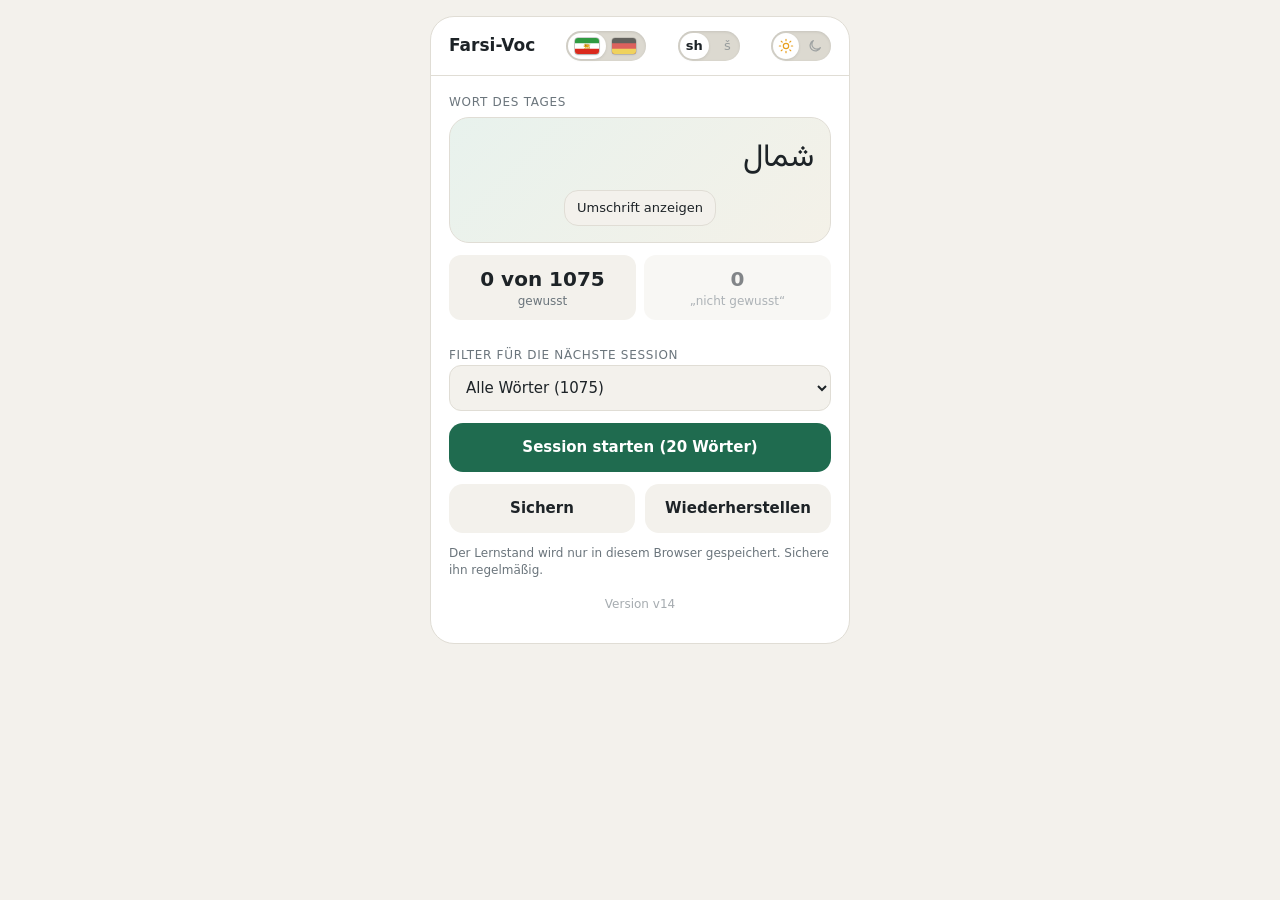
<file: index.html>
<!DOCTYPE html>
<html lang="de">
<head>
<meta charset="utf-8">
<meta name="viewport" content="width=device-width,initial-scale=1,viewport-fit=cover">
<meta name="apple-mobile-web-app-capable" content="yes">
<meta name="apple-mobile-web-app-title" content="Farsi-Voc">
<meta name="theme-color" content="#1f6b4f">
<link rel="manifest" href="manifest.json">
<link rel="apple-touch-icon" href="apple-touch-icon.png">
<link rel="stylesheet" href="style.css">
<link rel="stylesheet" href="https://fonts.googleapis.com/css2?family=Vazirmatn:wght@400;600&display=swap">
<title>Farsi-Voc</title>
<script>
(function(){var t=null;try{t=localStorage.getItem('farsi-voc-theme')}catch(e){}
if(t!=='dark'&&t!=='light'){t=(window.matchMedia&&matchMedia('(prefers-color-scheme: dark)').matches)?'dark':'light'}
document.documentElement.dataset.theme=t;})();
</script>
</head>
<body>
<div class="phone" id="app">

  <header class="top">
    <h1>Farsi-Voc</h1>
    <button class="tog tog-lang" id="lang" type="button" role="switch" aria-checked="false" aria-label="Sprache der Vorderseite: Farsi oder Deutsch" data-state="0">
      <span class="tbg l"><img class="flag" src="flag-iran.svg" alt="" draggable="false"></span><span class="tbg r"><img class="flag" src="flag-de.svg" alt="" draggable="false"></span>
      <span class="tknob"><span class="k0"><img class="flag" src="flag-iran.svg" alt="Farsi" draggable="false"></span><span class="k1"><img class="flag" src="flag-de.svg" alt="Deutsch" draggable="false"></span></span>
    </button>
    <button class="tog tog-tr" id="tr" type="button" role="switch" aria-checked="false" aria-label="Umschrift: Finglish oder Bā-ham-Buch" data-state="0">
      <span class="tbg l">sh</span><span class="tbg r">š</span>
      <span class="tknob"><span class="k0">sh</span><span class="k1">š</span></span>
    </button>
    <button class="theme" id="theme" type="button" role="switch" aria-checked="false" aria-label="Dark Mode">
      <svg class="ic sun-bg" viewBox="0 0 24 24" aria-hidden="true"><circle cx="12" cy="12" r="4"/><path d="M12 2v2M12 20v2M2 12h2M20 12h2M4.9 4.9l1.4 1.4M17.7 17.7l1.4 1.4M4.9 19.1l1.4-1.4M17.7 6.3l1.4-1.4"/></svg>
      <svg class="ic moon-bg" viewBox="0 0 24 24" aria-hidden="true"><path d="M20 14.5A8 8 0 1 1 9.5 4a6.5 6.5 0 0 0 10.5 10.5z"/></svg>
      <span class="knob">
        <svg class="ic sun" viewBox="0 0 24 24" aria-hidden="true"><circle cx="12" cy="12" r="4"/><path d="M12 2v2M12 20v2M2 12h2M20 12h2M4.9 4.9l1.4 1.4M17.7 17.7l1.4 1.4M4.9 19.1l1.4-1.4M17.7 6.3l1.4-1.4"/></svg>
        <svg class="ic moon" viewBox="0 0 24 24" aria-hidden="true"><path d="M20 14.5A8 8 0 1 1 9.5 4a6.5 6.5 0 0 0 10.5 10.5z"/><path d="M18 3v3M16.5 4.5h3"/></svg>
      </span>
    </button>
  </header>

  <!-- Hinweis: alter Lernstand (nur einmal nach dem Update) -->
  <section class="screen" id="s-notice">
    <div class="label">Neue Vokabelliste</div>
    <p><b>Die Vokabelliste wurde erneuert.</b> Dabei haben sich die Nummern der Wörter geändert. Dein alter Lernstand passt deshalb nicht mehr und wird nicht übernommen.</p>
    <p>Wenn du den alten Stand aufheben möchtest, sichere ihn jetzt als Datei.</p>
    <button class="btn ghost" id="notice-backup">Alten Stand sichern</button>
    <button class="btn main" id="notice-go">Mit neuer Liste beginnen</button>
  </section>

  <!-- Start -->
  <section class="screen on" id="s-home">
    <div class="label">Wort des Tages</div>
    <div class="widget" id="wod-box">
      <div class="fa" id="wod-fa" lang="fa"></div>
      <div id="wod-reveal" class="hidden">
        <div class="fin" id="wod-fin"></div>
        <div class="de" id="wod-de"></div>
        <div class="ex" id="wod-ex"></div>
      </div>
      <button class="btn small" id="wod-btn">Umschrift anzeigen</button>
    </div>

    <div class="stat two">
      <div><b id="cnt-known">0</b>gewusst</div>
      <button class="statbtn" id="pile-box" type="button"><b id="cnt-pile">0</b>„nicht gewusst“<span class="tap">antippen zum Üben</span></button>
    </div>

    <div class="filter" id="filter-wrap">
      <label for="filter" class="label">Filter für die nächste Session</label>
      <select id="filter"><option value="">Alle Wörter</option></select>
    </div>

    <button class="btn main" id="start">Session starten (20 Wörter)</button>

    <div class="row2 small-gap">
      <button class="btn ghost" id="export">Sichern</button>
      <button class="btn ghost" id="import">Wiederherstellen</button>
    </div>
    <input type="file" id="import-file" accept="application/json,.json" class="hidden">
    <p class="note" id="backup-note">Der Lernstand wird nur in diesem Browser gespeichert. Sichere ihn regelmäßig.</p>
    <p class="note ver" id="ver"></p>
  </section>

  <!-- Karte -->
  <section class="screen" id="s-card">
    <div id="strip" class="strip"></div>
    <div class="prog"><div id="bar"></div></div>
    <div class="label" id="pos"></div>
    <div class="live" id="live"></div>
    <div class="big" id="card">
      <div id="front" class="front"></div>
      <button class="btn small hidden" id="fin-btn">Umschrift anzeigen</button>
      <div id="fin" class="fin hidden"></div>
      <div id="back" class="back hidden"></div>
      <div id="back-fin" class="fin hidden"></div>
      <div id="examples" class="examples hidden"></div>
      <div id="synonyms" class="synonyms hidden"></div>
      <div id="hint" class="hint">Antippen für die Lösung</div>
    </div>
    <div id="actions" class="row2 hidden">
      <button class="btn no" id="no">✗ Nicht gewusst</button>
      <button class="btn ok" id="yes">✓ Gewusst</button>
    </div>
    <div class="row2 nav">
      <button class="btn ghost" id="prev">← Zurück</button>
      <button class="btn ghost" id="next">Vor →</button>
    </div>
    <button class="btn ghost" id="abort">Session abbrechen</button>
  </section>

  <!-- Ende -->
  <section class="screen" id="s-end">
    <div class="label">Session beendet</div>
    <div class="stat two">
      <div><b id="res-ok">0</b>gewusst</div>
      <div><b id="res-no">0</b>nicht gewusst</div>
    </div>
    <p class="note">Im Haufen „nicht gewusst“ liegen jetzt insgesamt <b id="res-pile">0</b> Wörter. Du kannst sie jederzeit auf der Startseite über den Kasten „nicht gewusst“ üben. „Gewusst“-Wörter kommen erst nach einigen Sessions wieder.</p>
    <button class="btn main" id="more-all">Nächste Session</button>
    <button class="btn ghost" id="done">Fertig</button>
  </section>

</div>
<script src="app.js"></script>
</body>
</html>
</file>
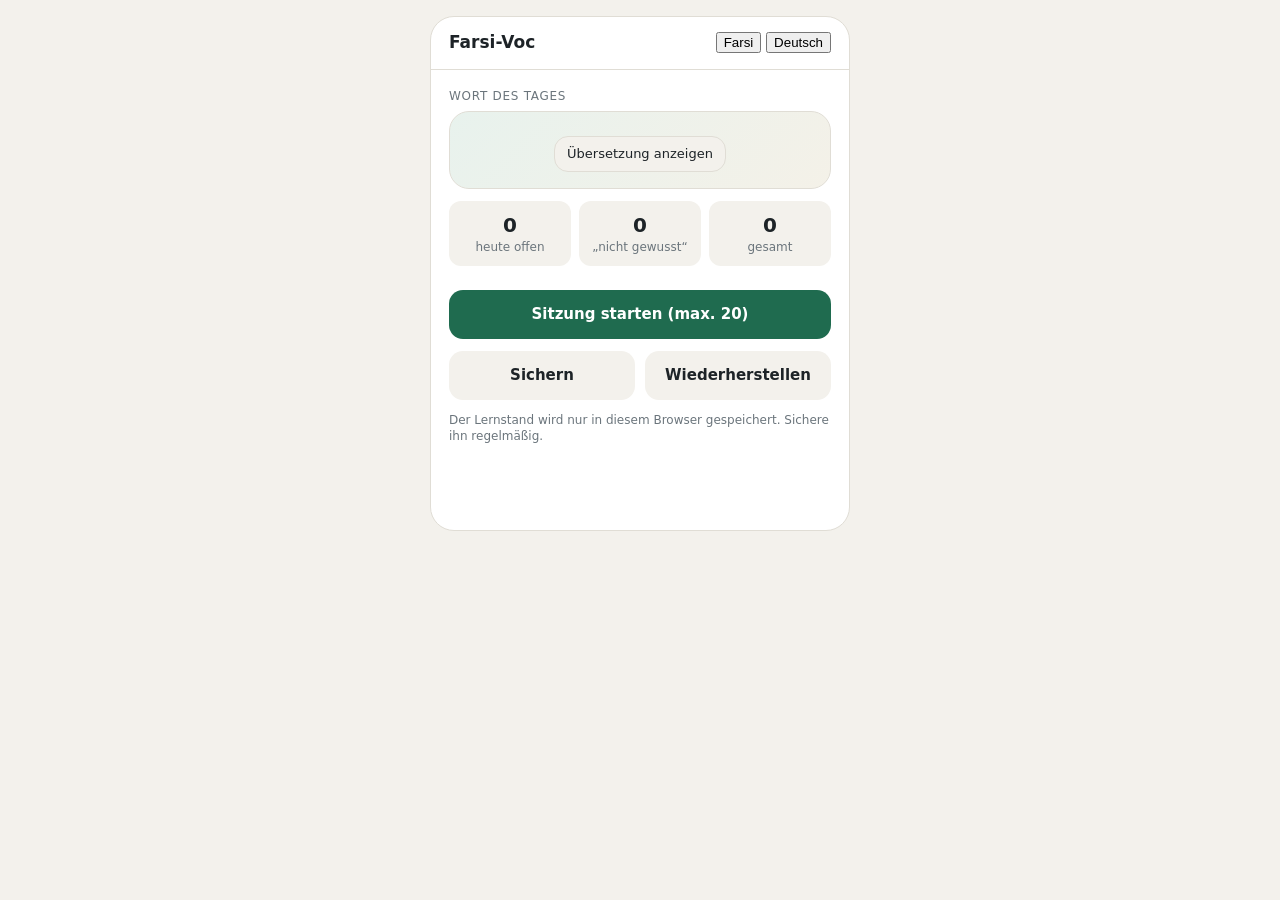
<file: index_1.html>
<!DOCTYPE html>
<html lang="de">
<head>
<meta charset="utf-8">
<meta name="viewport" content="width=device-width,initial-scale=1,viewport-fit=cover">
<meta name="apple-mobile-web-app-capable" content="yes">
<meta name="apple-mobile-web-app-title" content="Farsi-Voc">
<meta name="theme-color" content="#1f6b4f">
<link rel="manifest" href="manifest.json">
<link rel="apple-touch-icon" href="apple-touch-icon.png">
<link rel="stylesheet" href="style.css">
<link rel="stylesheet" href="https://fonts.googleapis.com/css2?family=Vazirmatn:wght@400;600&display=swap">
<title>Farsi-Voc</title>
</head>
<body>
<div class="phone" id="app">

  <header class="top">
    <h1>Farsi-Voc</h1>
    <div class="seg" id="lang">
      <button data-l="fa" class="on">Farsi</button>
      <button data-l="de">Deutsch</button>
    </div>
  </header>

  <!-- Start -->
  <section class="screen on" id="s-home">
    <div class="label">Wort des Tages</div>
    <div class="widget">
      <div class="fa" id="wod-fa" lang="fa"></div>
      <div id="wod-reveal" class="hidden">
        <div class="fin" id="wod-fin"></div>
        <div class="de" id="wod-de"></div>
      </div>
      <button class="btn small" id="wod-btn">Übersetzung anzeigen</button>
    </div>

    <div class="stat">
      <div><b id="cnt-due">0</b>heute offen</div>
      <div><b id="cnt-pile">0</b>„nicht gewusst“</div>
      <div><b id="cnt-total">0</b>gesamt</div>
    </div>

    <button class="btn main" id="start">Sitzung starten (max. 20)</button>

    <div class="row2 small-gap">
      <button class="btn ghost" id="export">Sichern</button>
      <button class="btn ghost" id="import">Wiederherstellen</button>
    </div>
    <input type="file" id="import-file" accept="application/json" class="hidden">
    <p class="note">Der Lernstand wird nur in diesem Browser gespeichert. Sichere ihn regelmäßig.</p>
  </section>

  <!-- Karte -->
  <section class="screen" id="s-card">
    <div class="prog"><div id="bar"></div></div>
    <div class="label" id="pos"></div>
    <div class="big" id="card">
      <div id="front" class="front"></div>
      <button class="btn small hidden" id="fin-btn">Umschrift anzeigen</button>
      <div id="fin" class="fin hidden"></div>
      <div id="back" class="back hidden"></div>
      <div id="back-fin" class="fin hidden"></div>
      <div id="hint" class="hint">Antippen für die Lösung</div>
    </div>
    <div id="actions" class="row2 hidden">
      <button class="btn no" id="no">✗ Nicht gewusst</button>
      <button class="btn ok" id="yes">✓ Gewusst</button>
    </div>
  </section>

  <!-- Ende -->
  <section class="screen" id="s-end">
    <div class="label">Sitzung beendet</div>
    <div class="stat">
      <div><b id="res-ok">0</b>gewusst</div>
      <div><b id="res-no">0</b>nicht gewusst</div>
    </div>
    <p class="note">„Gewusst“-Wörter kommen erst nach einigen Sitzungen wieder. „Nicht gewusst“-Wörter bleiben im Haufen, bis du sie weißt.</p>
    <button class="btn main" id="done">Fertig</button>
    <button class="btn ghost hidden" id="retry">Nicht gewussten Haufen üben</button>
  </section>

</div>
<script src="app.js"></script>
</body>
</html>
</file>
<file: style.css>
:root{--bg:#f3f1ec;--card:#fff;--fg:#1d2327;--mut:#6b757c;--line:#e0ddd5;--ok:#2e7d5b;--no:#b3541e;--acc:#1f6b4f;--w1:#e8f2ed;--w2:#f4f1e8;--okbg:#e1f0e8;--nobg:#f6e6dc;--shadow:rgba(0,0,0,.1);--track:#dcd9d0;--sun:#e8a020}
:root[data-theme=dark]{--bg:#111517;--card:#1b2124;--fg:#e4e8e6;--mut:#92a0a5;--line:#2e393d;--ok:#2a8a65;--no:#b5612b;--acc:#2a8a65;--w1:#1f3a31;--w2:#242b27;--okbg:#1d3a2e;--nobg:#3d2a1e;--shadow:rgba(0,0,0,.5);--track:#0d1011;--sun:#c58a24}
:root[data-theme=dark] .ok-t{color:#5fcf9f}
*{box-sizing:border-box}
html,body{margin:0;background:var(--bg);color:var(--fg);font:15px/1.4 system-ui,-apple-system,sans-serif}
body{padding:env(safe-area-inset-top,0) 12px env(safe-area-inset-bottom,0)}
.phone{max-width:420px;margin:16px auto;background:var(--card);border:1px solid var(--line);border-radius:24px;overflow:hidden}
.hidden{display:none!important}
.top{padding:14px 18px;border-bottom:1px solid var(--line);display:flex;justify-content:space-between;align-items:center;gap:8px}
.top h1{font-size:17px;margin:0}
.screen{display:none;padding:18px;min-height:460px;flex-direction:column}
.screen.on{display:flex}
.label{font-size:12px;color:var(--mut);text-transform:uppercase;letter-spacing:.06em;margin-bottom:6px}
.big{flex:1;display:flex;flex-direction:column;align-items:center;justify-content:center;text-align:center;border:3px solid var(--acc);border-radius:18px;margin:12px 0;padding:20px;min-height:260px;gap:10px;cursor:pointer}
.fa,.front{font-family:Vazirmatn,sans-serif;font-size:42px;direction:rtl;line-height:1.5}
.de,.back{font-size:24px;font-weight:600}
.fin{font-style:italic;color:var(--mut);font-size:15px}
.hint{color:var(--mut);font-size:13px}
.widget{background:linear-gradient(135deg,var(--w1),var(--w2));border-radius:20px;padding:16px;border:1px solid var(--line);display:flex;flex-direction:column;gap:8px}
.widget .fa{font-size:32px;text-align:right}
.btn{border:0;border-radius:14px;padding:14px;font:inherit;font-weight:600;cursor:pointer;color:#fff;width:100%}
.btn.no{background:var(--no)}
.btn.ok{background:var(--ok)}
.btn.main{background:var(--acc);margin-top:12px}
.btn.ghost{background:var(--bg);color:var(--fg);margin-top:8px}
.btn.small{background:var(--bg);color:var(--fg);padding:8px 12px;font-size:13px;width:auto;font-weight:400;border:1px solid var(--line);align-self:center}
.row2{display:grid;grid-template-columns:1fr 1fr;gap:10px}
.small-gap{margin-top:4px}
.prog{height:6px;background:var(--bg);border-radius:4px;overflow:hidden}
.prog div{height:100%;background:var(--acc);width:0;transition:width .2s}
.stat{display:grid;grid-template-columns:repeat(3,1fr);gap:8px;margin:12px 0}
.stat div{background:var(--bg);border-radius:12px;padding:10px;text-align:center;font-size:12px;color:var(--mut)}
.stat b{display:block;font-size:20px;color:var(--fg)}
.note{font-size:12px;color:var(--mut);margin-top:12px}
.statbtn{background:var(--bg);border:0;border-radius:12px;padding:10px;text-align:center;font:inherit;font-size:12px;color:var(--mut);cursor:pointer}
.statbtn b{display:block;font-size:20px;color:var(--fg)}
.statbtn .tap{display:block;font-size:10px;margin-top:2px}
.statbtn:disabled{opacity:.55;cursor:default}
.statbtn:disabled .tap{display:none}
.stat.two{grid-template-columns:repeat(2,1fr)}
.live{font-size:13px;color:var(--mut);margin-top:2px;white-space:pre}
.label.choose{margin-top:14px}
.btn.ghost.done{background:var(--okbg);color:var(--ok)}
.ex{margin-top:4px}
.sent{text-align:left;margin-top:6px;padding-top:6px;border-top:1px solid var(--line)}
.sent:first-child{border-top:0}
.sfa{font-family:Vazirmatn,sans-serif;font-size:19px;direction:rtl;text-align:right;line-height:1.6}
.sfin{font-style:italic;color:var(--mut);font-size:13px}
.sde{font-size:14px}
.examples{width:100%;margin-top:6px}
.widget.flash{animation:flash 1.6s ease-out}
@keyframes flash{0%{box-shadow:0 0 0 4px #1f6b4f66}100%{box-shadow:0 0 0 0 transparent}}
#s-notice p{margin:8px 0}

.strip{display:flex;flex-wrap:nowrap;gap:3px;margin-bottom:8px}
.chip{flex:1 1 0;min-width:0;height:12px;border:1.5px solid var(--line);border-radius:4px}
.strip.many .chip{border-width:1px;border-radius:2px}
.strip.many .chip.cur{border-width:2px}
.chip.done{border-style:dashed;border-color:var(--mut)}
.chip.done.ok{border-color:var(--ok);background:var(--okbg)}
.chip.done.no{border-color:var(--no);background:var(--nobg)}
.chip.cur{border:3px solid var(--acc);border-style:solid}
.btn.sel{outline:3px solid var(--fg);outline-offset:2px}
.nav{margin-top:2px}
.nav .btn{margin-top:8px}
/* Hell/Dunkel-Schalter */
.theme{position:relative;width:60px;height:30px;border-radius:15px;border:0;padding:0;background:var(--track);box-shadow:inset 0 1px 3px var(--shadow);cursor:pointer;-webkit-tap-highlight-color:transparent}
.theme .ic{width:16px;height:16px;fill:none;stroke:currentColor;stroke-width:1.8;stroke-linecap:round;stroke-linejoin:round}
.theme .sun-bg,.theme .moon-bg{position:absolute;top:7px;color:var(--mut);opacity:.55}
.theme .sun-bg{left:8px}
.theme .moon-bg{right:8px}
.theme .knob{position:absolute;top:2px;left:2px;width:26px;height:26px;border-radius:50%;background:var(--card);box-shadow:0 1px 3px var(--shadow);display:flex;align-items:center;justify-content:center;transition:transform .2s}
.theme .knob .ic{position:absolute;width:16px;height:16px}
.theme .knob .sun{color:var(--sun)}
.theme .knob .moon{color:#8fd1b5;display:none}
:root[data-theme=dark] .theme .knob{transform:translateX(30px)}
:root[data-theme=dark] .theme .knob .sun{display:none}
:root[data-theme=dark] .theme .knob .moon{display:block}
:root[data-theme=dark] .theme .sun-bg{opacity:.35}
:root[data-theme=dark] .theme .moon-bg{display:none}
.theme .moon-bg{display:none}
:root[data-theme=light] .theme .moon-bg{display:block}
:root[data-theme=dark] .theme .sun-bg{display:block}
:root[data-theme=light] .theme .sun-bg{display:none}

.filter{margin-top:12px}
.filter select{width:100%;padding:12px;border-radius:12px;border:1px solid var(--line);background:var(--bg);color:var(--fg);font:inherit}
.strip{overflow:hidden}
.synonyms{width:100%;margin-top:10px;text-align:left;border-top:1px solid var(--line);padding-top:8px}
.syn-title{font-size:12px;text-transform:uppercase;letter-spacing:.06em;color:var(--mut);margin-bottom:4px}
.syn{margin-top:10px}
.syn-head{display:flex;flex-wrap:wrap;gap:4px 10px;align-items:baseline}
.syn-fa{font-family:Vazirmatn,sans-serif;font-size:20px;direction:rtl}
.syn-fin{font-style:italic;color:var(--mut);font-size:13px}
.syn-de{font-size:14px;font-weight:600}
.syn-hint{font-size:12px;color:var(--mut);margin:2px 0 0}
.syn .sent{border-top:0;margin-top:2px;padding-top:0}

.big.done{border-style:dashed;border-color:var(--mut)}
.big.done.ok{border-color:var(--ok)}
.big.done.no{border-color:var(--no)}

/* Ovale Schalter (Sprache, Umschrift) im gleichen Stil wie der Hell/Dunkel-Schalter */
.top{gap:6px}
.top h1{white-space:nowrap}
.tog{position:relative;height:30px;border-radius:15px;border:0;padding:0;background:var(--track);box-shadow:inset 0 1px 3px var(--shadow);cursor:pointer;-webkit-tap-highlight-color:transparent;font:inherit;color:var(--mut);flex:none}
.tog-lang{width:78px}
.tog-tr{width:62px}
.tog .tbg{position:absolute;top:0;height:30px;line-height:30px;font-size:13px;opacity:.6;white-space:nowrap}
.tog .tbg.l{left:9px}
.tog .tbg.r{right:9px}
.tog-lang .tbg{font-size:12px}
.tog .tknob{position:absolute;top:2px;left:2px;height:26px;width:calc(50% - 2px);border-radius:13px;background:var(--card);box-shadow:0 1px 3px var(--shadow);display:flex;align-items:center;justify-content:center;transition:transform .2s;color:var(--fg);font-size:13px;font-weight:600;white-space:nowrap;overflow:hidden}
.tog-lang .tknob{font-size:12px;font-weight:400}
.tog .tknob .k1{display:none}
.tog[data-state="1"] .tknob{transform:translateX(100%)}
.tog[data-state="1"] .tknob .k0{display:none}
.tog[data-state="1"] .tknob .k1{display:inline}
.tog[data-state="0"] .tbg.l,.tog[data-state="1"] .tbg.r{visibility:hidden}
@media (max-width:340px){
  .top{padding:10px 10px}
  .top h1{font-size:14px}
  .tog-lang{width:68px}.tog-tr{width:54px}.theme{width:52px}
  :root[data-theme=dark] .theme .knob{transform:translateX(22px)}
}

/* Flaggen im Sprachschalter (Löwe-und-Sonne-Flagge und Deutschlandflagge im gleichen Stil) */
.flag{display:block;width:24px;height:16px;border-radius:3px;object-fit:cover;box-shadow:0 0 0 .5px rgba(0,0,0,.35),0 1px 2px rgba(0,0,0,.2);pointer-events:none}
.tog-lang{width:80px}
.tog-lang .tbg{display:flex;align-items:center;justify-content:center;width:34px;top:0;opacity:.55}
.tog-lang .tbg.l{left:5px}
.tog-lang .tbg.r{right:5px}
.tog-lang .tknob{display:flex}
.tog-lang .tknob .k0,.tog-lang .tknob .k1{display:flex;align-items:center;justify-content:center}
.tog-lang .tknob .k1{display:none}
.tog-lang[data-state="1"] .tknob .k1{display:flex}
@media (max-width:340px){.tog-lang{width:68px}.flag{width:20px;height:13px}.tog-lang .tbg{width:28px}}

.note.ver{text-align:center;opacity:.6;margin-top:6px}
</file>
